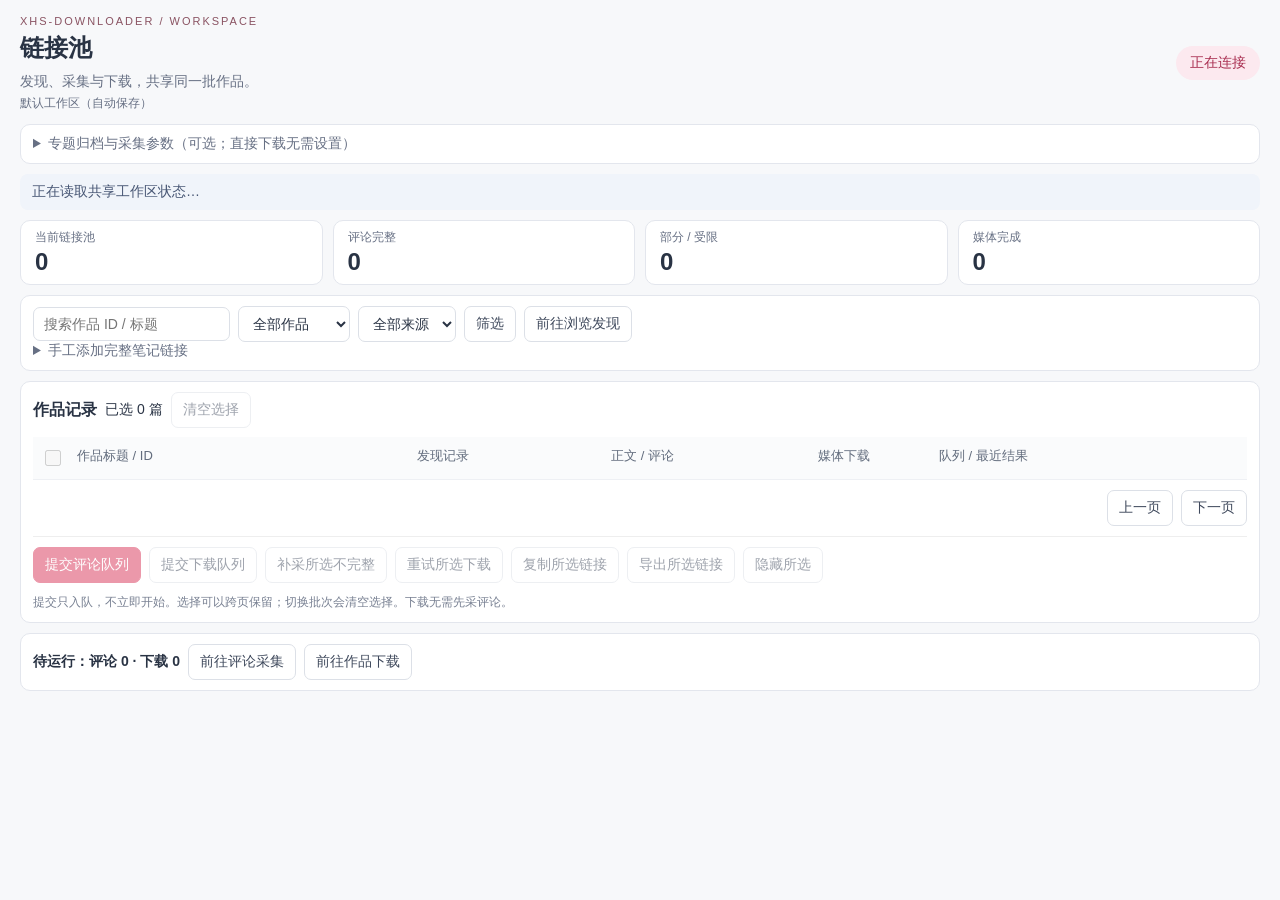
<file: static/GUI/workbench.html>
<!doctype html>
<html lang="zh-CN"><head><meta charset="utf-8"><meta name="viewport" content="width=device-width,initial-scale=1"><title>XHS 一体化工作台</title><link rel="stylesheet" href="workbench.css"></head>
<body><main>
<header><div><small>XHS-DOWNLOADER / WORKSPACE</small><h1 id="heading">链接池</h1><p id="subtitle">发现、采集与下载，共享同一批作品。</p><p id="batch" class="workspace-name">默认工作区（自动保存）</p></div><span id="phase" class="badge">正在连接</span></header>
<details class="panel" id="workspaceOptions"><summary>专题归档与采集参数（可选；直接下载无需设置）</summary>
<section class="batch bar"><input id="name" placeholder="可选：专题批次名称" aria-label="新批次名称"><button id="create">另建批次（可选）</button><select id="batches" aria-label="已有批次"><option value="">选择已有批次…</option></select><button id="load">打开</button><button id="browse">选择目录</button></section>
<details class="panel"><summary>新批次采集参数（已有批次保持原配置）</summary><div class="bar"><label>笔记打开间隔 / 秒 <input id="openInterval" type="number" min="0" max="86400" value="20"></label><label>评论分页间隔 / 秒 <input id="pageInterval" type="number" min="0" max="86400" value="3"></label><label>单篇超时 / 秒 <input id="noteTimeout" type="number" min="1" max="86400" value="300"></label><label>单篇最多分页操作 <input id="maxOperations" type="number" min="1" max="86400" value="500"></label></div><p id="configSummary" class="muted">间隔不保证避免访问限制；超出预算按部分完成保存。</p></details>
<p class="muted">可直接粘贴链接下载，无需网页登录或手动创建批次。默认工作区自动保存；另建批次仅用于专题归档，不是绕过访问限制的入口。</p></details>
<div id="error" role="alert" hidden></div>
<div id="notice" role="status">正在读取共享工作区状态…</div>
<section class="metrics"><article><span>当前链接池</span><b id="total">0</b></article><article><span>评论完整</span><b id="complete">0</b></article><article><span>部分 / 受限</span><b id="partial">0</b></article><article><span>媒体完成</span><b id="downloaded">0</b></article></section>
<section class="panel" data-section="pool">
<div class="bar"><input id="query" placeholder="搜索作品 ID / 标题" aria-label="搜索作品"><select id="filter" aria-label="状态筛选"><option value="all">全部作品</option><option value="pending">未采集评论</option><option value="complete">评论完整</option><option value="partial">部分 / 受限</option><option value="downloaded">已下载</option></select><select id="source" aria-label="发现来源"><option value="">全部来源</option></select><button id="search">筛选</button><button data-go="0">前往浏览发现</button></div>
<details><summary>手工添加完整笔记链接</summary><textarea id="links" rows="4" placeholder="每行一个完整 HTTPS 笔记链接，保留原有访问参数"></textarea><button id="import">仅加入链接池，不开始采集</button></details>
</section>
<section class="panel" data-section="collect" hidden><h2>正文与两级评论采集</h2><p>只处理已明确提交的队列。完整性依赖真实响应和分页终点，不以界面显示数量代替。</p><div class="bar"><button class="primary" data-start="comments">开始 / 继续已提交队列</button><button data-pause>安全暂停</button><button data-action="folder">打开原始数据目录</button></div><p id="progress">最近尝试：一级 0 · 回复 0</p></section>
<section class="panel" data-section="results" hidden><h2>批次存档与结果</h2><p id="path"></p><p>原始响应、采集尝试、回复关系保存在批次目录。隐藏作品不会删除存档。</p><div class="bar"><button data-action="folder">打开批次目录</button><button data-action="export">导出任务摘要 CSV</button><button data-action="restore_hidden">恢复本批次隐藏作品</button><button data-go="3">查看下载文件与历史</button></div><p class="muted">数据清洗、情感分析不属于本程序范围。</p></section>
<section class="panel" id="tablePanel"><div class="bar"><h2>作品记录</h2><span id="selected">已选 0 篇</span><button id="clear">清空选择</button></div><div class="tablewrap"><table><thead><tr><th><input id="selectPage" type="checkbox" aria-label="选择当前页"></th><th>作品标题 / ID</th><th>发现记录</th><th>正文 / 评论</th><th>媒体下载</th><th>队列 / 最近结果</th></tr></thead><tbody id="rows"></tbody></table></div><div class="bar pagination"><span id="range"></span><button id="previous">上一页</button><button id="next">下一页</button></div>
<div class="bar actions"><button class="primary" data-submit="comments">提交评论队列</button><button data-submit="download">提交下载队列</button><button data-retry="comments">补采所选不完整</button><button data-retry="download">重试所选下载</button><button data-action="copy">复制所选链接</button><button data-action="export_links">导出所选链接</button><button id="hide">隐藏所选</button></div><p class="muted">提交只入队，不立即开始。选择可以跨页保留；切换批次会清空选择。下载无需先采评论。</p></section>
<section class="panel" id="queue"><div class="bar"><strong id="queues">待运行：评论 0 · 下载 0</strong><button data-go="2">前往评论采集</button><button data-go="3">前往作品下载</button></div></section>
<section class="panel" id="restricted" hidden><h2>平台访问已暂停</h2><p>不会自动重试或切换路径。请按平台提示等待，并手动确认会话恢复后再继续。</p><button id="ack">我已人工确认恢复（仅解除锁定，不自动开始）</button></section>
<section class="panel" data-section="collect" hidden><h2>运行记录</h2><pre id="logs"></pre></section>
</main><script src="qt-bridge.js"></script><script src="ui-polling.js"></script><script src="workbench.js"></script></body></html>
</file>
<file: static/GUI/workbench.css>
:root {font:14px -apple-system,BlinkMacSystemFont,'Segoe UI',sans-serif;color:#293344;background:#f7f8fa;color-scheme:light}
* {box-sizing:border-box}
body {margin:0}
main {max-width:1500px;margin:auto;padding:12px 20px}
header {display:flex;align-items:center;justify-content:space-between;gap:12px;margin-bottom:10px}
small {font-size:11px;color:#8a5362;letter-spacing:2px}
h1 {font-size:24px;margin:4px 0}
h2 {font-size:16px;margin:8px 0}
p {line-height:1.6;margin:6px 0 10px;color:#677084}
#subtitle {margin-bottom:2px}
.workspace-name {font-size:12px;margin:0;overflow-wrap:anywhere}
.badge {border-radius:20px;background:#fce9ef;color:#a82e50;padding:8px 14px;white-space:nowrap}
.panel,.batch {border:1px solid #e3e6ed;border-radius:10px;background:white;padding:10px 12px;margin-bottom:10px}
.bar {display:flex;align-items:center;gap:8px;flex-wrap:wrap}
.batch input {width:180px}
#workspaceOptions > .batch {margin-top:12px}
input,select,textarea,button {font:inherit}
input:not([type=checkbox]),select,textarea {max-width:100%;padding:8px 10px;border:1px solid #dce0e7;border-radius:7px;background:#fff;color:inherit}
select {max-width:260px}
input[type=checkbox] {accent-color:#d93458;width:16px;height:16px}
textarea {width:100%;margin:10px 0;resize:vertical}
button {padding:8px 11px;cursor:pointer;background:white;color:#3f495c;border:1px solid #dce0e7;border-radius:7px}
button:hover {background:#fff0f4;border-color:#e58da1}
button:disabled {opacity:.5;cursor:not-allowed}
:focus-visible {outline:2px solid #b52449;outline-offset:2px}
.primary {background:#d93458;color:white;border-color:#d93458}
.primary:hover {background:#bb2948;color:white}
.metrics {display:grid;grid-template-columns:repeat(4,minmax(0,1fr));gap:10px;margin:10px 0}
.metrics article {background:white;border:1px solid #e3e6ed;border-radius:10px;padding:8px 14px}
.metrics span {display:block;color:#677084;font-size:12px}
.metrics b {font-size:24px;display:block;margin-top:2px;font-weight:600}
#notice {padding:9px 12px;background:#f0f4fa;border-radius:8px;color:#475674;overflow-wrap:anywhere}
#error {padding:10px;background:#ffe7e9;color:#9e2235;border-radius:8px;margin:10px 0;overflow-wrap:anywhere}
.tablewrap {overflow:auto;margin-top:8px;max-height:clamp(140px,calc(100vh - 420px),460px)}
thead {position:sticky;top:0;z-index:1}
table {width:100%;min-width:800px;table-layout:fixed;border-collapse:collapse;font-size:13px}
td,th {text-align:left;padding:10px 8px;border-bottom:1px solid #eef0f4;vertical-align:top;overflow-wrap:anywhere}
th {color:#626c7d;background:#fafbfc;font-weight:500}
th:first-child {width:36px}
th:nth-child(2) {width:28%}
th:nth-child(3) {width:16%}
th:nth-child(4) {width:17%}
th:nth-child(5) {width:10%}
td small {display:block;font-size:11px;letter-spacing:0;color:#788092;margin-top:4px}
.note-title {display:-webkit-box;-webkit-line-clamp:2;-webkit-box-orient:vertical;overflow:hidden;line-height:1.5}
.pagination {justify-content:flex-end;margin:10px 0}
.pagination span {margin-right:auto;color:#677084}
.actions {border-top:1px solid #eee;padding-top:10px}
.muted {font-size:12px;color:#788092;margin:10px 0 0}
summary {cursor:pointer;color:#677084}
pre {font:12px/1.8 ui-monospace,monospace;white-space:pre-wrap;color:#636c7b;max-height:220px;overflow:auto}
[hidden] {display:none!important}
#restricted {border-color:#e1b268;background:#fffbf3}
#path {overflow-wrap:anywhere}
@media (max-height:740px) {
    header > div > small, #subtitle {display:none}
    main {padding:10px 16px}
    .metrics article {padding:6px 12px}
    .metrics b {font-size:22px}
}
</file>
